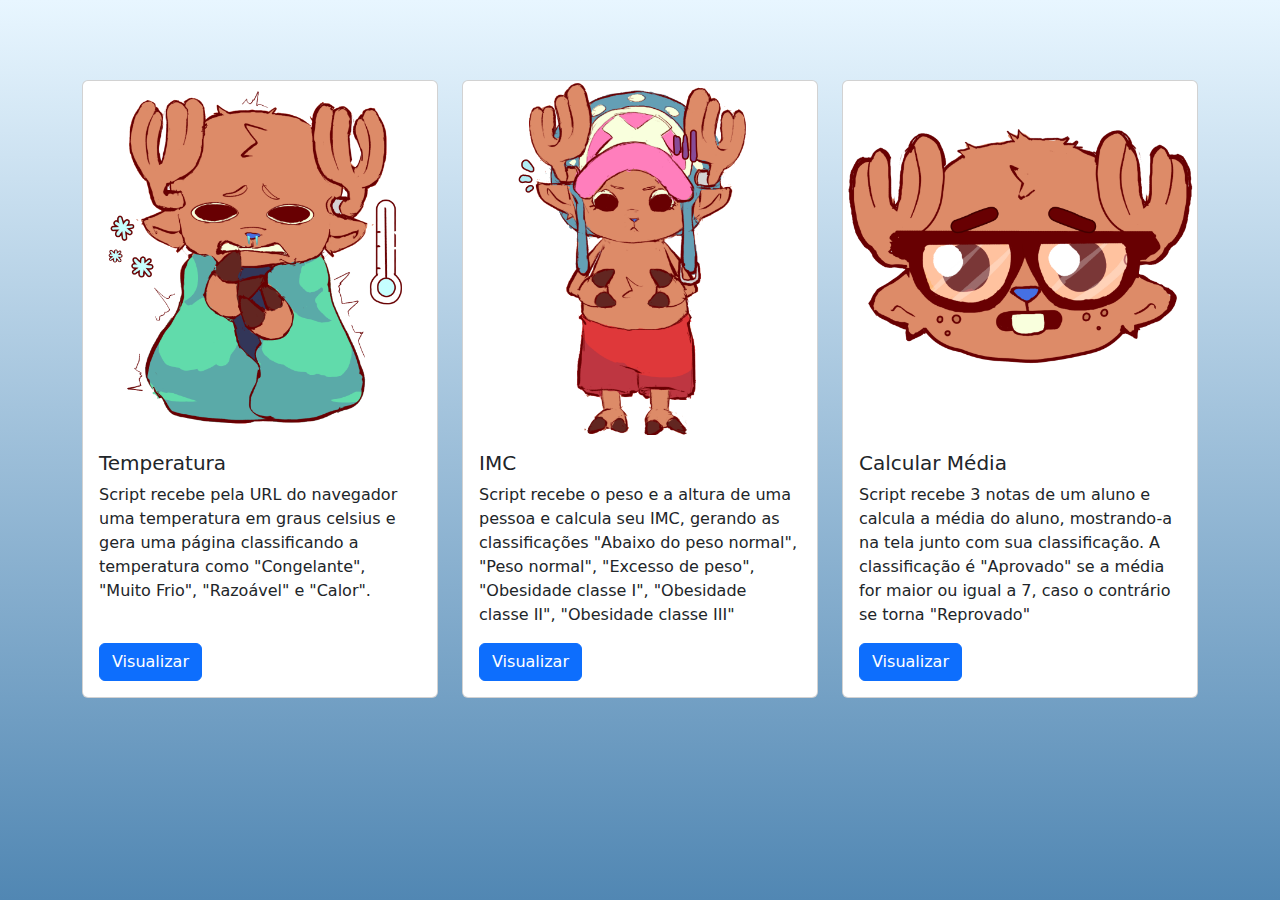
<file: index.html>
<!doctype html>
<html lang="en">
    <head>
        <meta charset="UTF-8" />
        <meta name="viewport" content="width=device-width, initial-scale=1.0" />
        <title>Selecione a Atividade</title>
        <link
            href="https://cdn.jsdelivr.net/npm/bootstrap@5.3.3/dist/css/bootstrap.min.css"
            rel="stylesheet"
            integrity="sha384-QWTKZyjpPEjISv5WaRU9OFeRpok6YctnYmDr5pNlyT2bRjXh0JMhjY6hW+ALEwIH"
            crossorigin="anonymous"
        />
        <style>
            @media only screen and (max-width: 768px) {
                .container {
                    display: flex;
                    align-items: center;
                    flex-direction: column;
                }
            }

            body {
                background: no-repeat linear-gradient(rgb(232, 246, 255), rgb(81, 135, 179));
                background-size: cover;
                min-height: 100vh;
            }

            .container > * {
                flex: 1;
            }

            .card {
                margin: 5rem 0;
            }

            .card-body {
                display: flex;
                flex-direction: column;
                justify-content: space-between;
            }

            .card-body > .btn {
                width: fit-content;
            }
        </style>
    </head>

    <body>
        <div class="d-flex gap-4 container">
            <div class="card" style="width: 18rem">
                <img src="assets/chopper frio.png" class="card-img-top" />
                <div class="card-body">
                    <h5 class="card-title">Temperatura</h5>
                    <p class="card-text">
                        Script recebe pela URL do navegador uma temperatura em
                        graus celsius e gera uma página classificando a
                        temperatura como "Congelante", "Muito Frio", "Razoável"
                        e "Calor".
                    </p>
                    <a href="pages/ex1/" class="mt-auto btn btn-primary"
                        >Visualizar</a
                    >
                </div>
            </div>
            <div class="card" style="width: 18rem">
                <img src="assets/chopper buchin.png" class="card-img-top" />
                <div class="card-body">
                    <h5 class="card-title">IMC</h5>
                    <p class="card-text">
                        Script recebe o peso e a altura de uma pessoa e calcula
                        seu IMC, gerando as classificações "Abaixo do peso
                        normal", "Peso normal", "Excesso de peso", "Obesidade
                        classe I", "Obesidade classe II", "Obesidade classe III"
                    </p>
                    <a href="pages/ex2/" class="mt-auto btn btn-primary"
                        >Visualizar</a
                    >
                </div>
            </div>
            <div class="card" style="width: 18rem">
                <img src="assets/choppa nerd.png" class="card-img-top" />
                <div class="card-body">
                    <h5 class="card-title">Calcular Média</h5>
                    <p class="card-text">
                        Script recebe 3 notas de um aluno e calcula a média do
                        aluno, mostrando-a na tela junto com sua classificação.
                        A classificação é "Aprovado" se a média for maior ou
                        igual a 7, caso o contrário se torna "Reprovado"
                    </p>
                    <a href="pages/ex3/" class="mt-auto btn btn-primary"
                        >Visualizar</a
                    >
                </div>
            </div>
        </div>

        <script
            src="https://cdn.jsdelivr.net/npm/@popperjs/core@2.11.8/dist/umd/popper.min.js"
            integrity="sha384-I7E8VVD/ismYTF4hNIPjVp/Zjvgyol6VFvRkX/vR+Vc4jQkC+hVqc2pM8ODewa9r"
            crossorigin="anonymous"
        ></script>
        <script
            src="https://cdn.jsdelivr.net/npm/bootstrap@5.3.3/dist/js/bootstrap.min.js"
            integrity="sha384-0pUGZvbkm6XF6gxjEnlmuGrJXVbNuzT9qBBavbLwCsOGabYfZo0T0to5eqruptLy"
            crossorigin="anonymous"
        ></script>
    </body>
</html>
</file>
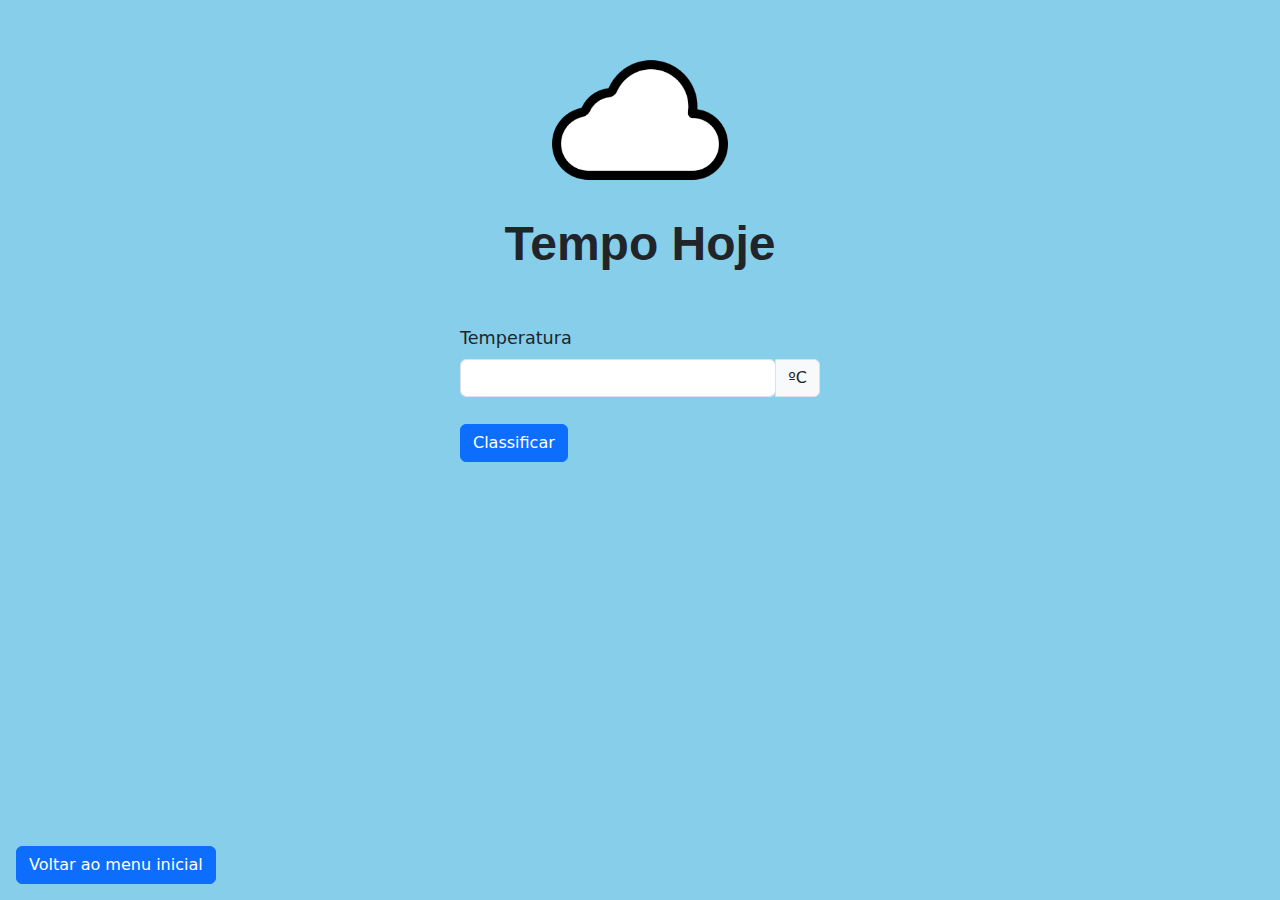
<file: pages/ex1/index.html>
<!DOCTYPE html>
<html lang="pt-br">
    <head>
        <meta charset="UTF-8" />
        <meta name="viewport" content="width=device-width, initial-scale=1.0" />
        <title>Exercício 1 PHP</title>
        <link
            href="https://cdn.jsdelivr.net/npm/bootstrap@5.3.3/dist/css/bootstrap.min.css"
            rel="stylesheet"
            integrity="sha384-QWTKZyjpPEjISv5WaRU9OFeRpok6YctnYmDr5pNlyT2bRjXh0JMhjY6hW+ALEwIH"
            crossorigin="anonymous"
        />
        <link rel="stylesheet" href="css/landingPage.css" />
    </head>
    <body>
        <div class="container">
            <div class="logo">
                <div class="icone-app">
                    <img src="assets/cloud.png" alt="" />
                </div>
                <span class="titulo-app">Tempo Hoje</span>
            </div>

            <form
                action="script.php"
                class="main-form needs-validation"
                novalidate
            >
                <div>
                    <label class="form-label" for="temperatura"
                        >Temperatura
                    </label>
                    <div class="input-group has-validation">
                        <input
                            type="number"
                            name="temperatura"
                            class="form-control"
                            required
                        />
                        <span class="input-group-text">ºC</span>
                    </div>
                </div>
                <div class="form-actions">
                    <input
                        class="btn-submit btn btn-primary"
                        type="submit"
                        value="Classificar"
                    />
                </div>
            </form>
            <a href="../../index.html" class="btn btn-primary btn-back"
                >Voltar ao menu inicial</a
            >
        </div>

        <!-- Bootstrap -->
        <script
            src="https://cdn.jsdelivr.net/npm/@popperjs/core@2.11.8/dist/umd/popper.min.js"
            integrity="sha384-I7E8VVD/ismYTF4hNIPjVp/Zjvgyol6VFvRkX/vR+Vc4jQkC+hVqc2pM8ODewa9r"
            crossorigin="anonymous"
        ></script>
        <script
            src="https://cdn.jsdelivr.net/npm/bootstrap@5.3.3/dist/js/bootstrap.min.js"
            integrity="sha384-0pUGZvbkm6XF6gxjEnlmuGrJXVbNuzT9qBBavbLwCsOGabYfZo0T0to5eqruptLy"
            crossorigin="anonymous"
        ></script>
        <script src="bsFormValidate.js"></script>
    </body>
</html>
</file>
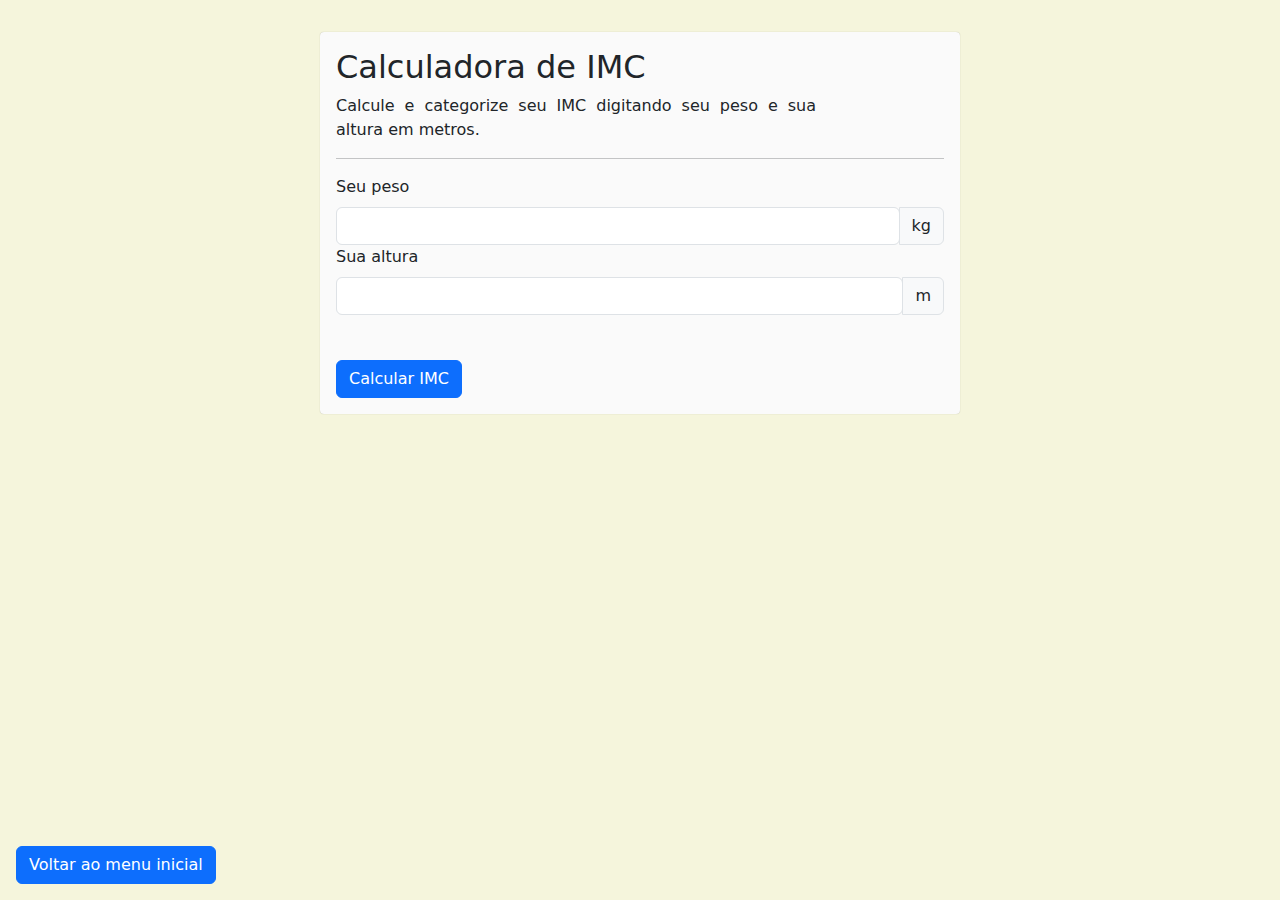
<file: pages/ex2/index.html>
<!doctype html>
<html lang="pt-br">
    <head>
        <meta charset="UTF-8" />
        <meta name="viewport" content="width=device-width, initial-scale=1.0" />
        <title>Exercício 2 PHP</title>
        <link
            href="https://cdn.jsdelivr.net/npm/bootstrap@5.3.3/dist/css/bootstrap.min.css"
            rel="stylesheet"
            integrity="sha384-QWTKZyjpPEjISv5WaRU9OFeRpok6YctnYmDr5pNlyT2bRjXh0JMhjY6hW+ALEwIH"
            crossorigin="anonymous"
        />
        <link rel="stylesheet" href="css/landingPage.css" />
    </head>

    <body>
        <div class="container">
            <div class="form-container">
                <div class="header">
                    <h2 class="titulo">Calculadora de IMC</h2>
                    <p class="descricao">
                        Calcule e categorize seu IMC digitando seu peso e sua
                        altura em metros.
                    </p>
                </div>
                <hr />
                <form
                    class="needs-validation"
                    action="script.php"
                    method="post"
                    novalidate
                >
                    <label for="peso" class="form-label">Seu peso</label>
                    <div class="input-group has-validation">
                        <input
                            type="number"
                            class="form-control"
                            name="peso"
                            min="0"
                            step="0.1"
                            required
                        />
                        <span class="input-group-text">kg</span>
                    </div>
                    <label for="altura" class="form-label">Sua altura</label>
                    <div class="input-group has-validation">
                        <input
                            type="number"
                            class="form-control"
                            name="altura"
                            min="0"
                            step="0.01"
                            required
                        />
                        <span class="input-group-text"> m</span>
                    </div>
                    <input
                        type="submit"
                        value="Calcular IMC"
                        class="btn btn-primary btn-submit"
                    />
                </form>
            </div>
        </div>
        <a href="../../index.html" class="btn btn-primary btn-voltar"
            >Voltar ao menu inicial</a
        >

        <!-- Bootstrap -->
        <script
            src="https://cdn.jsdelivr.net/npm/@popperjs/core@2.11.8/dist/umd/popper.min.js"
            integrity="sha384-I7E8VVD/ismYTF4hNIPjVp/Zjvgyol6VFvRkX/vR+Vc4jQkC+hVqc2pM8ODewa9r"
            crossorigin="anonymous"
        ></script>
        <script
            src="https://cdn.jsdelivr.net/npm/bootstrap@5.3.3/dist/js/bootstrap.min.js"
            integrity="sha384-0pUGZvbkm6XF6gxjEnlmuGrJXVbNuzT9qBBavbLwCsOGabYfZo0T0to5eqruptLy"
            crossorigin="anonymous"
        ></script>
        <script src="bsFormValidate.js"></script>
        <!-- Push test -->
    </body>
</html>
</file>
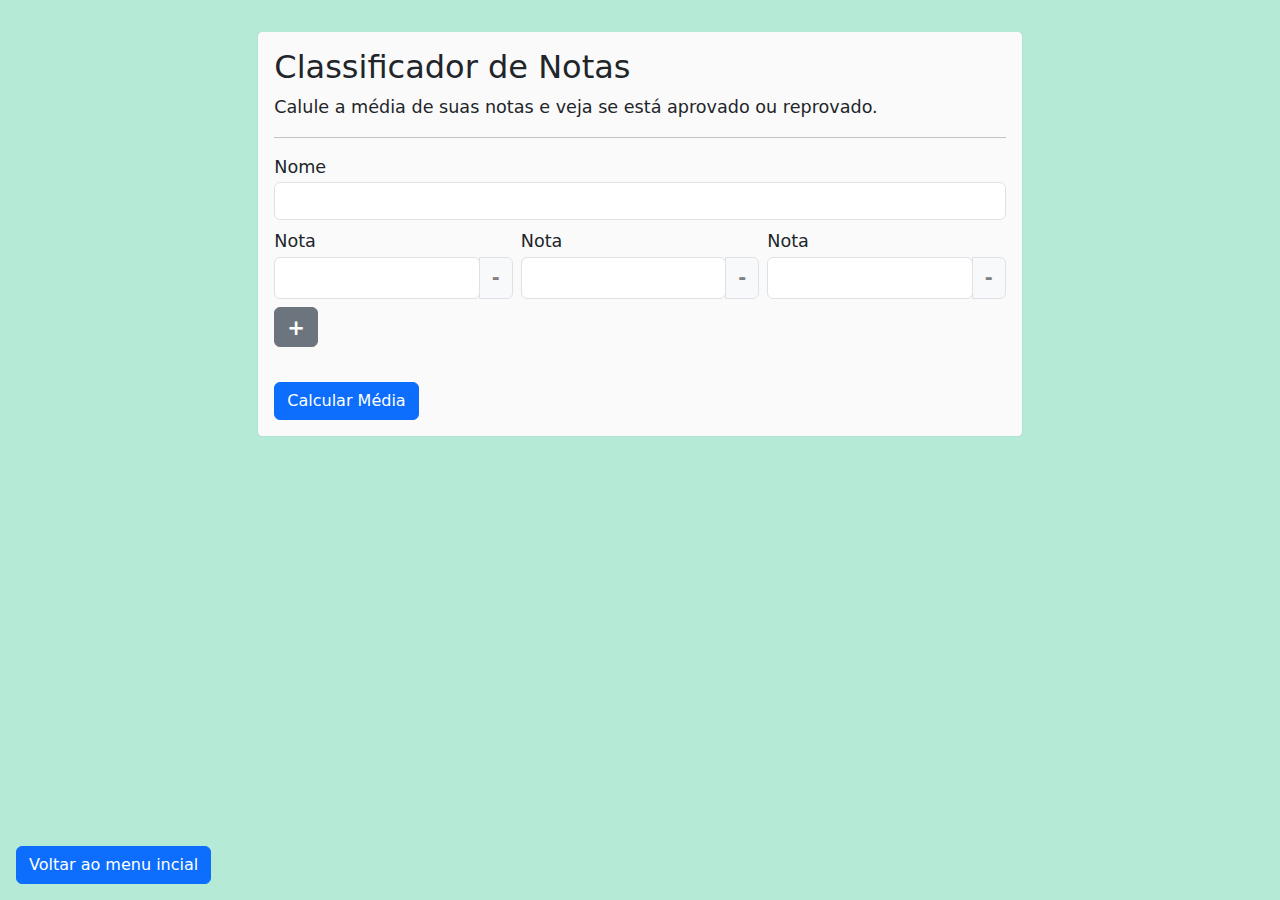
<file: pages/ex3/index.html>
<!doctype html>
<html lang="en">

<head>
    <meta charset="UTF-8" />
    <meta name="viewport" content="width=device-width, initial-scale=1.0" />
    <title>Exercício 3 PHP</title>
    <link href="https://cdn.jsdelivr.net/npm/bootstrap@5.3.3/dist/css/bootstrap.min.css" rel="stylesheet"
        integrity="sha384-QWTKZyjpPEjISv5WaRU9OFeRpok6YctnYmDr5pNlyT2bRjXh0JMhjY6hW+ALEwIH" crossorigin="anonymous" />
    <link rel="stylesheet" href="css/landingPage.css" />
</head>

<body>
    <div class="container">
        <div class="form-container">
            <div class="header">
                <h2 class="titulo">Classificador de Notas</h2>
                <p class="descricao">
                    Calule a média de suas notas e veja se está aprovado ou
                    reprovado.
                </p>
            </div>
            <hr />
            <form action="script.php" method="post" class="needs-validation" novalidate>
                <div class="form-input-component">
                    <label for="nomeEstudante" class="form-label">Nome</label>
                    <input required type="text" name="nomeEstudante" class="form-control" />
                </div>
                <div class="inputs-notas">
                    <div>
                        <label for="nota1" class="form-label">Nota</label>
                        <div class="input-group has-validation">
                            <input required type="number" step="0.5" min="0" max="10" name="nota1"
                                class="form-control" />
                            <span class="input-group-text" style="cursor: not-allowed">
                                <a tabindex="-1" style="cursor: not-allowed; color: gray" href="#" type="button"
                                    class="btn-remover-campo">
                                    -
                                </a>
                            </span>
                        </div>
                    </div>
                    <div>
                        <label for="nota2" class="form-label">Nota</label>
                        <div class="input-group has-validation">
                            <input required type="number" step="0.5" min="0" max="10" name="nota2"
                                class="form-control" />
                            <span class="input-group-text" style="cursor: not-allowed">
                                <a tabindex="-1" style="cursor: not-allowed; color: gray" href="#" type="button"
                                    class="btn-remover-campo">
                                    -
                                </a>
                            </span>
                        </div>
                    </div>
                    <div>
                        <label for="nota3" class="form-label">Nota</label>
                        <div class="input-group has-validation">
                            <input required type="number" step="0.5" min="0" max="10" name="nota3"
                                class="form-control" />
                            <span class="input-group-text" style="cursor: not-allowed">
                                <a tabindex="-1" style="cursor: not-allowed; color: gray" href="#" type="button"
                                    class="btn-remover-campo">
                                    -
                                </a>
                            </span>
                        </div>
                    </div>
                    <button type="button" class="add-nota btn btn-secondary">
                        +
                    </button>
                </div>
                <input type="submit" value="Calcular Média" class="btn btn-primary btn-submit" />
            </form>
        </div>
    </div>
    <a href="../../index.html" class="btn btn-primary btn-voltar">Voltar ao menu incial</a>
    <script src="js/app.js"></script>
    <!-- Bootstrap -->
    <script src="https://cdn.jsdelivr.net/npm/@popperjs/core@2.11.8/dist/umd/popper.min.js"
        integrity="sha384-I7E8VVD/ismYTF4hNIPjVp/Zjvgyol6VFvRkX/vR+Vc4jQkC+hVqc2pM8ODewa9r"
        crossorigin="anonymous"></script>
    <script src="https://cdn.jsdelivr.net/npm/bootstrap@5.3.3/dist/js/bootstrap.min.js"
        integrity="sha384-0pUGZvbkm6XF6gxjEnlmuGrJXVbNuzT9qBBavbLwCsOGabYfZo0T0to5eqruptLy"
        crossorigin="anonymous"></script>
    <script src="bsFormValidate.js"></script>
</body>

</html>
</file>
<file: pages/ex1/css/landingPage.css>
body {
    background-color: skyblue;
}

.container {
    display: flex;
    flex-direction: column;
    align-items: center;
    gap: 5vh;
    height: 100vh;
    width: 24rem;
}

.logo {
    display: flex;
    flex-direction: column;
    margin-top: 2rem;
}

.logo .titulo-app {
    font-family: 'Gill Sans', 'Gill Sans MT', Calibri, 'Trebuchet MS',
        sans-serif;
    font-size: 3em;
    font-weight: bold;
    text-align: center;
}

.icone-app {
    display: flex;
    justify-content: center;
}

.icone-app img {
    width: 11rem;
}

.main-form {
    display: flex;
    flex-direction: column;
    gap: 3vh;
    width: 100%;
    font-size: 1.1rem;
}

.form-actions {
    display: flex;
    flex-direction: column;
    gap: 4px;
}

.form-actions .btn {
    width: fit-content;
}

.btn-back {
    position: absolute;
    bottom: 1rem;
    left: 1rem;
}
</file>
<file: pages/ex2/css/landingPage.css>
body {
    background-color: beige;
}

.container {
    display: flex;
    flex-direction: row;
    justify-content: center;
    margin-top: 2rem;
}

.form-container {
    width: 50vw;
    padding: 1rem;
    border-radius: 4px;
    background-color: hsl(0, 0%, 98%);
    box-shadow: 0 0 1px rgba(0, 0, 0, 0.3);
}

.header .descricao {
    text-align: justify;
    padding-right: 8rem;
}

.btn-submit {
    margin-top: 5vh;
}

.btn-voltar {
    position: absolute;
    bottom: 1rem;
    left: 1rem;
}
</file>
<file: pages/ex3/css/landingPage.css>
body {
    background-color: #b5ead7;
    height: 100vh;
    display: flex;
    flex-direction: column;
    justify-content: space-between;
}

.container {
    display: flex;
    flex: 1;
    overflow-y: scroll;
    flex-direction: row;
    justify-content: center;
    margin-top: 2rem;
}

.form-container {
    min-width: 50vw;
    height: fit-content;
    max-height: 80%;
    overflow-y: scroll;
    padding: 1rem;
    border-radius: 4px;
    background-color: hsl(0, 0%, 98%);
    box-shadow: 0 0 1px rgba(0, 0, 0, 0.3);
    font-size: 1.1rem;
}

.form-container form {
    display: flex;
    flex-direction: column;
    gap: 0.5rem;
}

.form-label {
    margin-bottom: 0.125rem;
}

.header .descricao {
    text-align: justify;
    padding-right: 8rem;
}

.btn-submit {
    margin-top: 3vh;
    width: fit-content;
}

.inputs-notas {
    display: grid;
    grid-template-columns: repeat(3, 1fr);
    gap: 0.5rem;
}

button.add-nota {
    align-self: end;
    width: fit-content;
    height: fit-content;
    font-weight: bold;
    font-size: 1.2em;
    padding: 0.2rem 0.75rem;
}

.btn-remover-campo {
    font-size: 1.2em;
    font-weight: bold;
    color: red;
    text-decoration: none;
}

.btn-voltar {
    width: fit-content;
    margin: 1rem;
}
</file>
